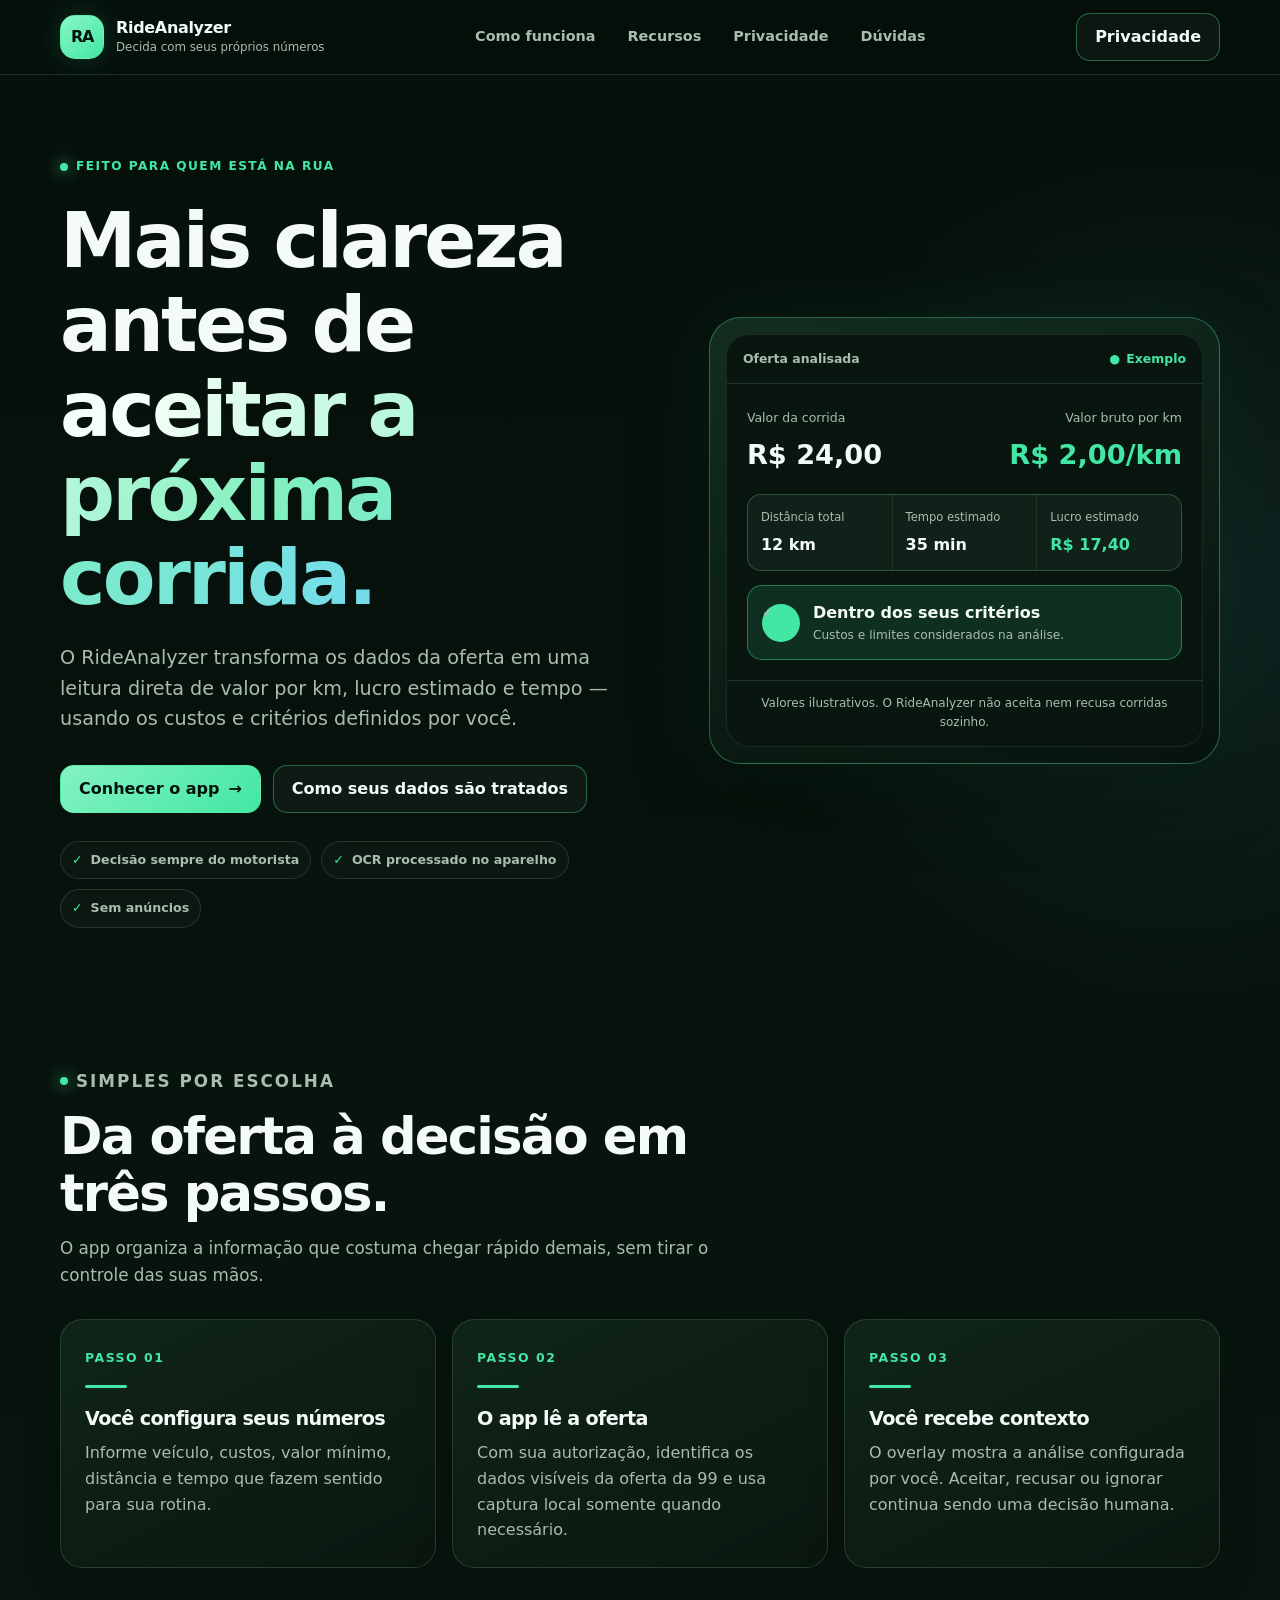
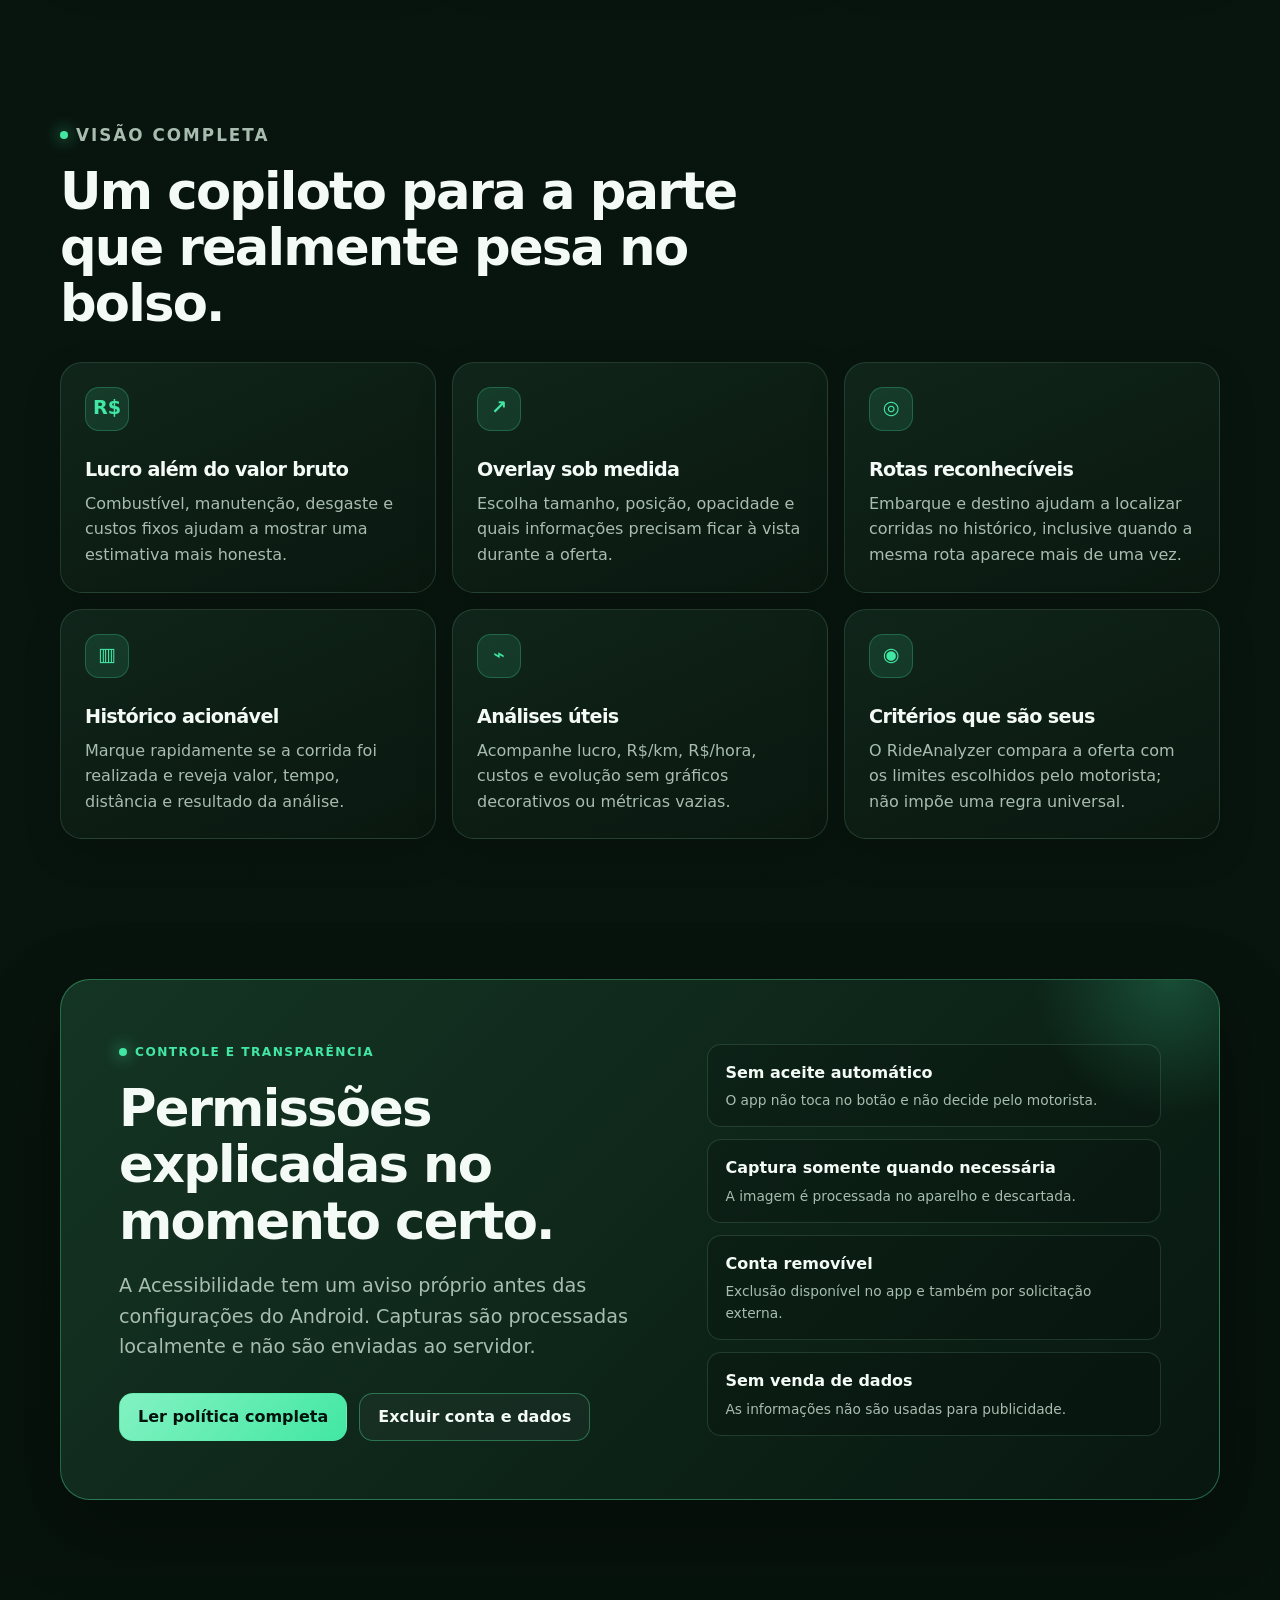
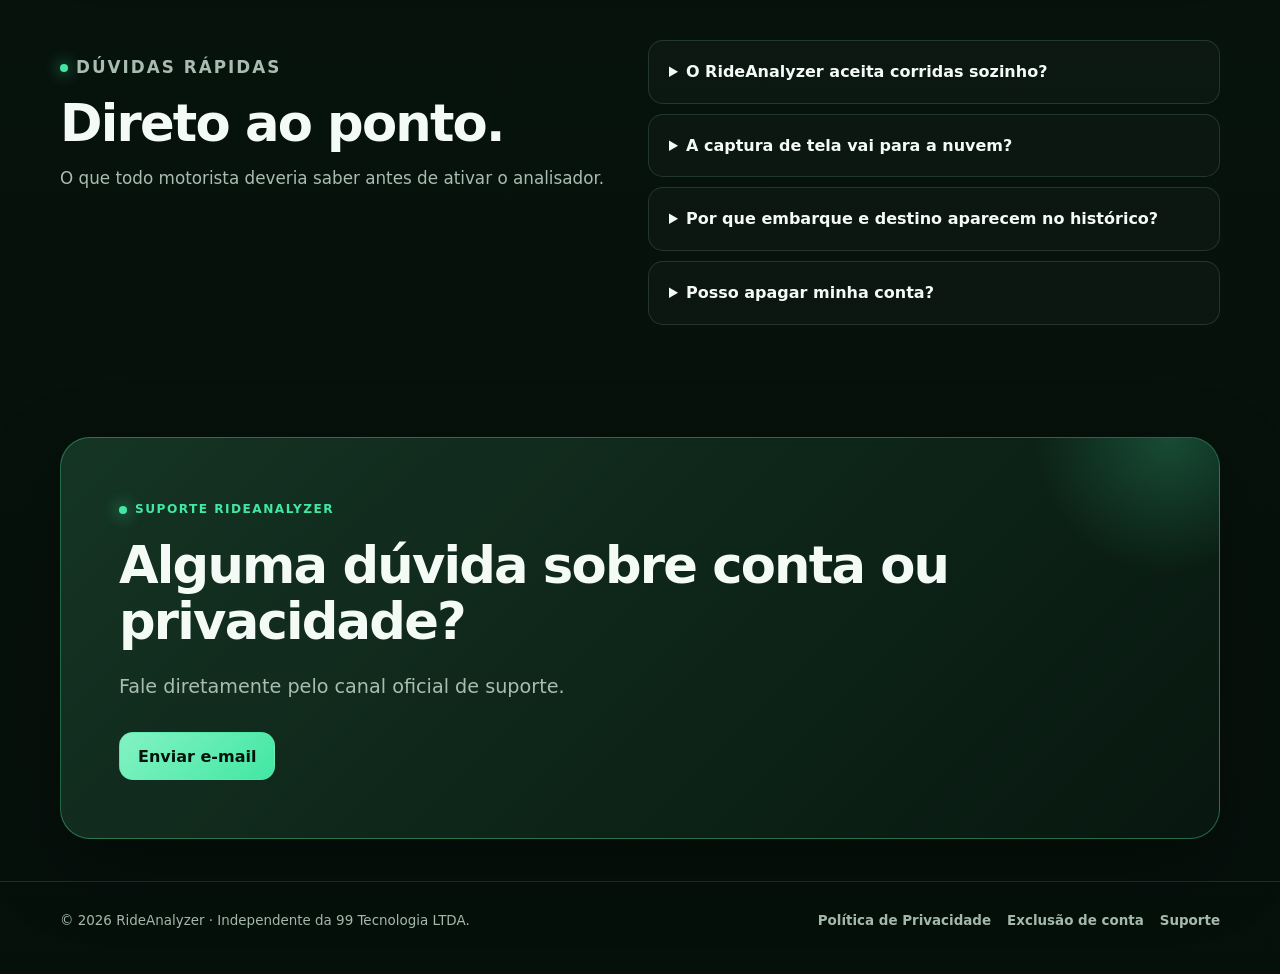
<file: index.html>
<!doctype html>
<html lang="pt-BR">
<head>
    <meta charset="utf-8" />
    <meta name="viewport" content="width=device-width, initial-scale=1" />
    <meta name="description" content="RideAnalyzer ajuda motoristas a analisar ofertas, entender custos, organizar corridas e tomar decisões com mais clareza." />
    <meta name="theme-color" content="#06100b" />
    <meta property="og:title" content="RideAnalyzer — clareza para decidir melhor" />
    <meta property="og:description" content="Análise de ofertas, custos, histórico e desempenho para quem vive de corrida." />
    <meta property="og:type" content="website" />
    <meta property="og:url" content="https://lawrenceurich.github.io/privacy-policy/" />
    <link rel="canonical" href="https://lawrenceurich.github.io/privacy-policy/" />
    <link rel="icon" href="favicon.svg" type="image/svg+xml" />
    <link rel="stylesheet" href="styles.css" />
    <title>RideAnalyzer — decisões melhores em cada corrida</title>
</head>
<body>
    <a class="skip-link" href="#conteudo">Ir para o conteúdo</a>
    <header class="site-header">
        <div class="container header-inner">
            <a class="brand" href="index.html" aria-label="RideAnalyzer, página inicial">
                <span class="brand-mark" aria-hidden="true">RA</span>
                <span class="brand-copy"><strong>RideAnalyzer</strong><span>Decida com seus próprios números</span></span>
            </a>
            <nav class="site-nav" aria-label="Navegação principal">
                <a href="#como-funciona">Como funciona</a><a href="#recursos">Recursos</a><a href="#privacidade">Privacidade</a><a href="#duvidas">Dúvidas</a>
            </nav>
            <a class="button button-secondary header-cta" href="privacy-policy.html">Privacidade</a>
        </div>
    </header>

    <main id="conteudo">
        <section class="hero">
            <div class="container hero-grid">
                <div>
                    <p class="eyebrow">Feito para quem está na rua</p>
                    <h1>Mais clareza antes de <span class="gradient-text">aceitar a próxima corrida.</span></h1>
                    <p class="lead">O RideAnalyzer transforma os dados da oferta em uma leitura direta de valor por km, lucro estimado e tempo — usando os custos e critérios definidos por você.</p>
                    <div class="hero-actions">
                        <a class="button button-primary" href="#como-funciona">Conhecer o app <span aria-hidden="true">→</span></a>
                        <a class="button button-secondary" href="privacy-policy.html">Como seus dados são tratados</a>
                    </div>
                    <div class="trust-row" aria-label="Compromissos do RideAnalyzer">
                        <span class="trust-chip">Decisão sempre do motorista</span><span class="trust-chip">OCR processado no aparelho</span><span class="trust-chip">Sem anúncios</span>
                    </div>
                </div>

                <div class="product-preview" aria-label="Exemplo visual de uma análise de oferta">
                    <div class="preview-window">
                        <div class="preview-top"><strong>Oferta analisada</strong><span class="online">Exemplo</span></div>
                        <div class="offer">
                            <div class="offer-head">
                                <div><span>Valor da corrida</span><strong>R$ 24,00</strong></div>
                                <div class="offer-rate"><span>Valor bruto por km</span><strong>R$ 2,00/km</strong></div>
                            </div>
                            <div class="metric-grid">
                                <div class="metric"><span>Distância total</span><strong>12 km</strong></div>
                                <div class="metric"><span>Tempo estimado</span><strong>35 min</strong></div>
                                <div class="metric"><span>Lucro estimado</span><strong style="color:var(--accent)">R$ 17,40</strong></div>
                            </div>
                            <div class="verdict"><span class="verdict-icon" aria-hidden="true">✓</span><div><strong>Dentro dos seus critérios</strong><span>Custos e limites considerados na análise.</span></div></div>
                        </div>
                        <p class="preview-note">Valores ilustrativos. O RideAnalyzer não aceita nem recusa corridas sozinho.</p>
                    </div>
                </div>
            </div>
        </section>

        <section class="section" id="como-funciona">
            <div class="container">
                <div class="section-heading"><p class="eyebrow">Simples por escolha</p><h2>Da oferta à decisão em três passos.</h2><p>O app organiza a informação que costuma chegar rápido demais, sem tirar o controle das suas mãos.</p></div>
                <div class="grid-3">
                    <article class="card"><span class="step-number">PASSO 01</span><div class="step-line"></div><h3>Você configura seus números</h3><p>Informe veículo, custos, valor mínimo, distância e tempo que fazem sentido para sua rotina.</p></article>
                    <article class="card"><span class="step-number">PASSO 02</span><div class="step-line"></div><h3>O app lê a oferta</h3><p>Com sua autorização, identifica os dados visíveis da oferta da 99 e usa captura local somente quando necessário.</p></article>
                    <article class="card"><span class="step-number">PASSO 03</span><div class="step-line"></div><h3>Você recebe contexto</h3><p>O overlay mostra a análise configurada por você. Aceitar, recusar ou ignorar continua sendo uma decisão humana.</p></article>
                </div>
            </div>
        </section>

        <section class="section" id="recursos">
            <div class="container">
                <div class="section-heading"><p class="eyebrow">Visão completa</p><h2>Um copiloto para a parte que realmente pesa no bolso.</h2></div>
                <div class="feature-grid">
                    <article class="card"><span class="card-icon" aria-hidden="true">R$</span><h3>Lucro além do valor bruto</h3><p>Combustível, manutenção, desgaste e custos fixos ajudam a mostrar uma estimativa mais honesta.</p></article>
                    <article class="card"><span class="card-icon" aria-hidden="true">↗</span><h3>Overlay sob medida</h3><p>Escolha tamanho, posição, opacidade e quais informações precisam ficar à vista durante a oferta.</p></article>
                    <article class="card"><span class="card-icon" aria-hidden="true">◎</span><h3>Rotas reconhecíveis</h3><p>Embarque e destino ajudam a localizar corridas no histórico, inclusive quando a mesma rota aparece mais de uma vez.</p></article>
                    <article class="card"><span class="card-icon" aria-hidden="true">▥</span><h3>Histórico acionável</h3><p>Marque rapidamente se a corrida foi realizada e reveja valor, tempo, distância e resultado da análise.</p></article>
                    <article class="card"><span class="card-icon" aria-hidden="true">⌁</span><h3>Análises úteis</h3><p>Acompanhe lucro, R$/km, R$/hora, custos e evolução sem gráficos decorativos ou métricas vazias.</p></article>
                    <article class="card"><span class="card-icon" aria-hidden="true">◉</span><h3>Critérios que são seus</h3><p>O RideAnalyzer compara a oferta com os limites escolhidos pelo motorista; não impõe uma regra universal.</p></article>
                </div>
            </div>
        </section>

        <section class="section" id="privacidade">
            <div class="container privacy-panel privacy-grid">
                <div>
                    <p class="eyebrow">Controle e transparência</p><h2 style="margin-top:16px">Permissões explicadas no momento certo.</h2>
                    <p class="lead">A Acessibilidade tem um aviso próprio antes das configurações do Android. Capturas são processadas localmente e não são enviadas ao servidor.</p>
                    <div class="hero-actions"><a class="button button-primary" href="privacy-policy.html">Ler política completa</a><a class="button button-secondary" href="account-deletion.html">Excluir conta e dados</a></div>
                </div>
                <div class="privacy-list">
                    <div class="privacy-item"><strong>Sem aceite automático</strong><span>O app não toca no botão e não decide pelo motorista.</span></div>
                    <div class="privacy-item"><strong>Captura somente quando necessária</strong><span>A imagem é processada no aparelho e descartada.</span></div>
                    <div class="privacy-item"><strong>Conta removível</strong><span>Exclusão disponível no app e também por solicitação externa.</span></div>
                    <div class="privacy-item"><strong>Sem venda de dados</strong><span>As informações não são usadas para publicidade.</span></div>
                </div>
            </div>
        </section>

        <section class="section" id="duvidas">
            <div class="container grid-2">
                <div class="section-heading"><p class="eyebrow">Dúvidas rápidas</p><h2>Direto ao ponto.</h2><p>O que todo motorista deveria saber antes de ativar o analisador.</p></div>
                <div class="faq">
                    <details><summary>O RideAnalyzer aceita corridas sozinho?</summary><p>Não. Ele analisa e apresenta contexto; qualquer ação dentro do app de corrida continua dependendo do motorista.</p></details>
                    <details><summary>A captura de tela vai para a nuvem?</summary><p>Não. Quando necessária, a captura é processada localmente para OCR e não é enviada ao Supabase.</p></details>
                    <details><summary>Por que embarque e destino aparecem no histórico?</summary><p>Esses textos ajudam a reconhecer a corrida, agrupar ofertas da mesma rota e confirmar depois se ela foi realizada.</p></details>
                    <details><summary>Posso apagar minha conta?</summary><p>Sim. A opção está em Perfil → Privacidade e dados, e existe também uma página pública para solicitar exclusão.</p></details>
                </div>
            </div>
        </section>

        <section class="section-tight">
            <div class="container cta-panel">
                <p class="eyebrow">Suporte RideAnalyzer</p><h2 style="margin-top:16px">Alguma dúvida sobre conta ou privacidade?</h2><p class="lead">Fale diretamente pelo canal oficial de suporte.</p>
                <div class="hero-actions"><a class="button button-primary" href="mailto:leonardogsilv1@gmail.com?subject=RideAnalyzer%20-%20Suporte">Enviar e-mail</a></div>
            </div>
        </section>
    </main>

    <footer class="site-footer">
        <div class="container footer-inner"><span>© 2026 RideAnalyzer · Independente da 99 Tecnologia LTDA.</span><nav class="footer-links" aria-label="Links do rodapé"><a href="privacy-policy.html">Política de Privacidade</a><a href="account-deletion.html">Exclusão de conta</a><a href="mailto:leonardogsilv1@gmail.com?subject=RideAnalyzer%20-%20Suporte">Suporte</a></nav></div>
    </footer>
</body>
</html>
</file>
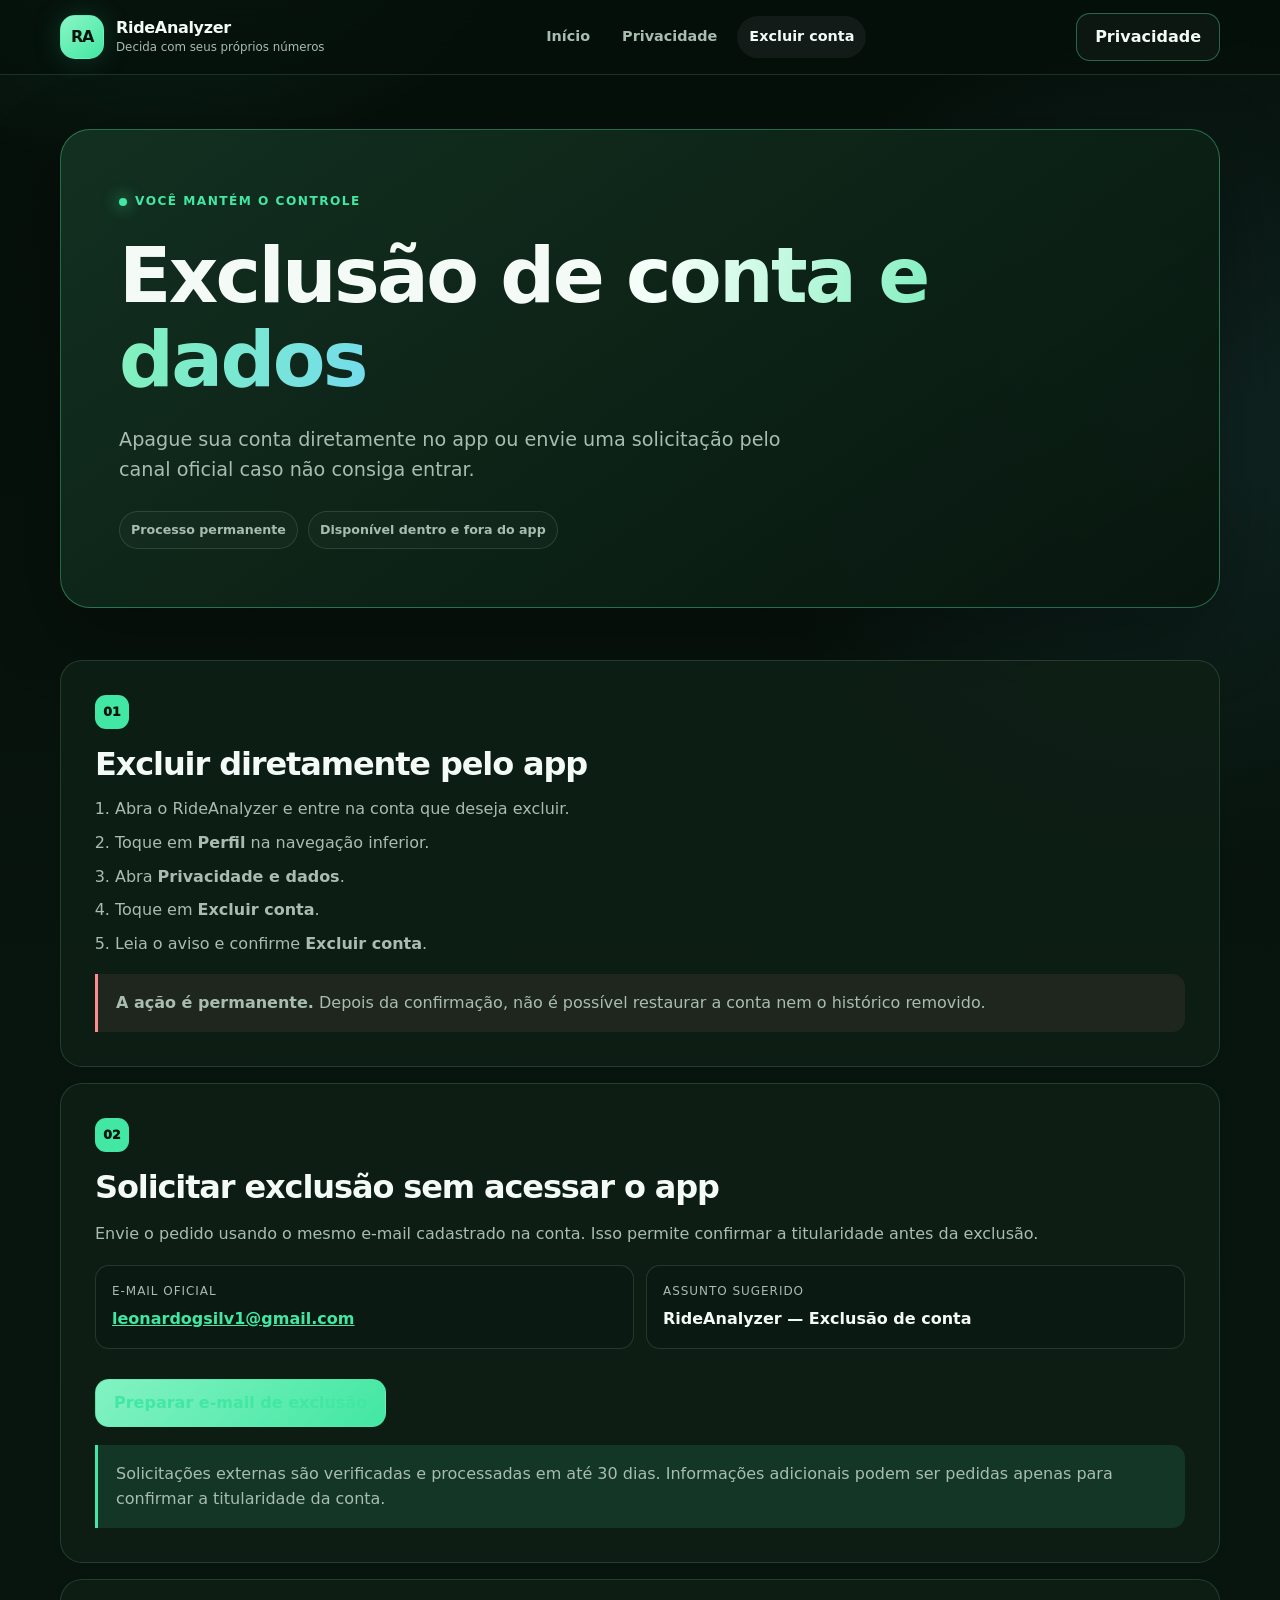
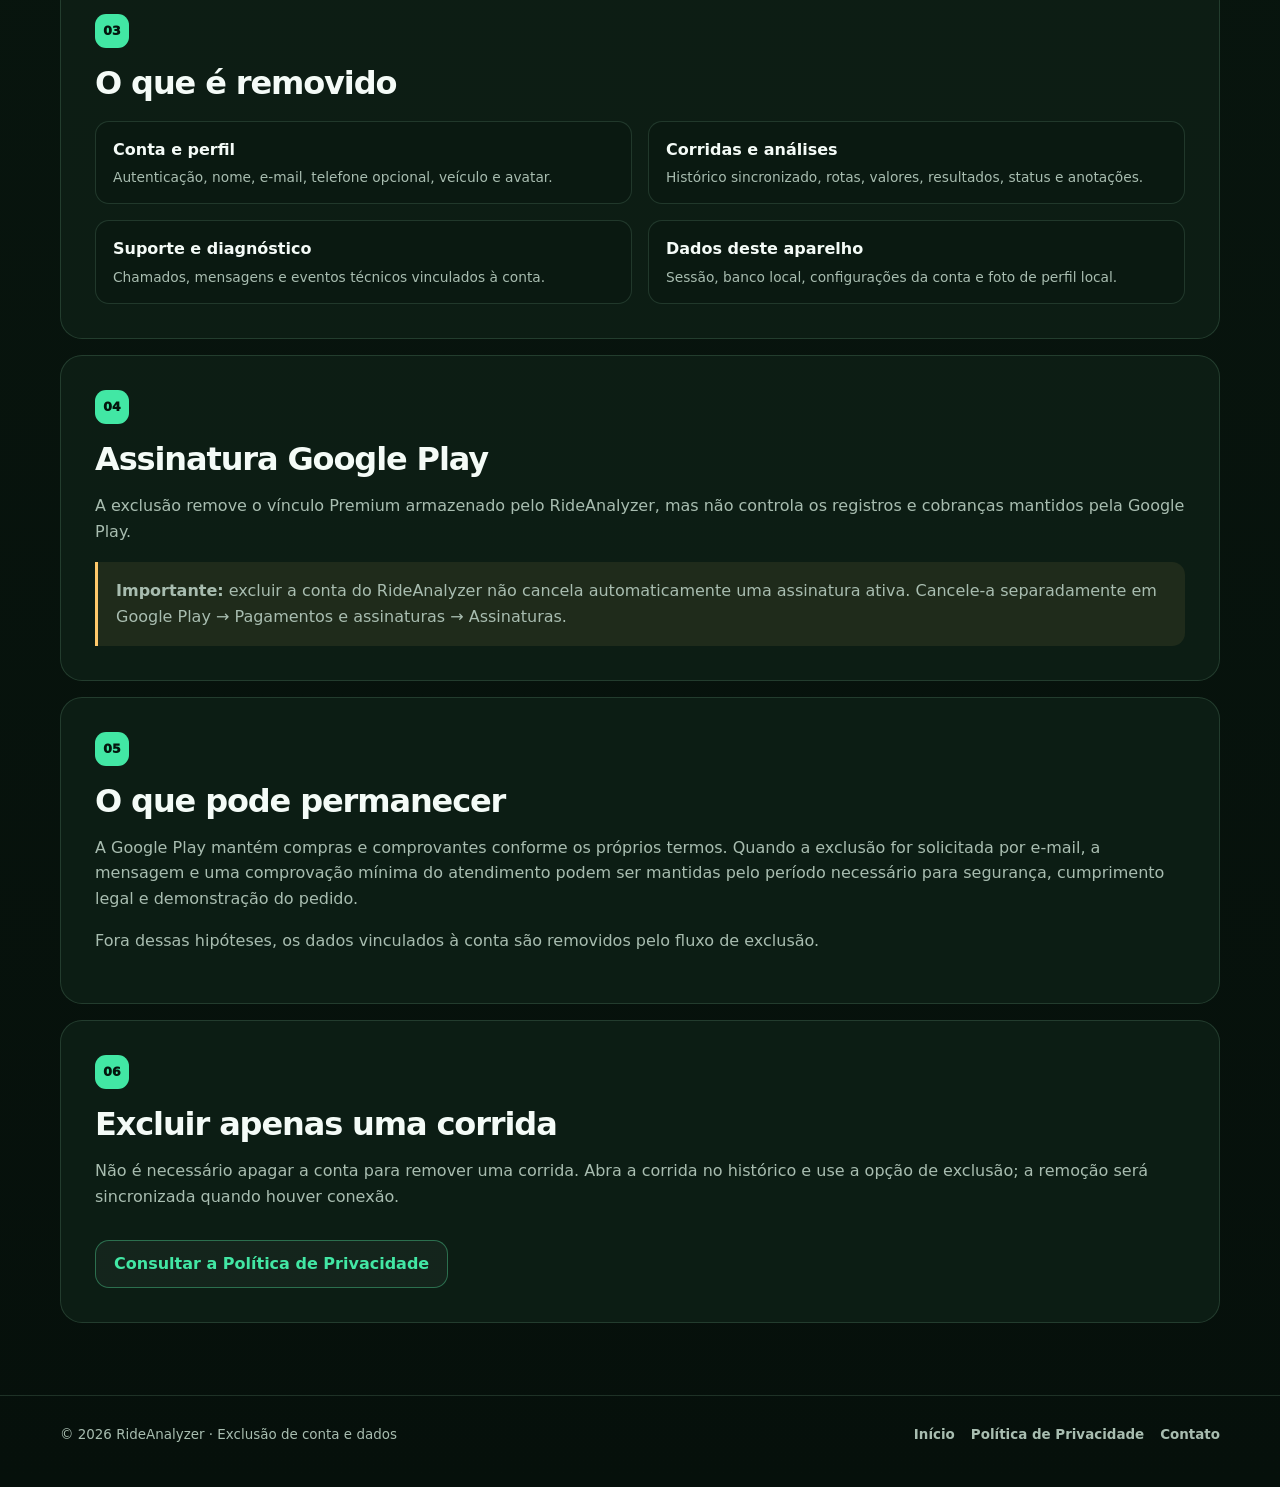
<file: account-deletion.html>
<!doctype html>
<html lang="pt-BR">
<head>
    <meta charset="utf-8" />
    <meta name="viewport" content="width=device-width, initial-scale=1" />
    <meta name="description" content="Instruções oficiais para excluir a conta e os dados do RideAnalyzer." />
    <meta name="theme-color" content="#06100b" />
    <link rel="canonical" href="https://lawrenceurich.github.io/privacy-policy/account-deletion.html" />
    <link rel="icon" href="favicon.svg" type="image/svg+xml" />
    <link rel="stylesheet" href="styles.css" />
    <title>Exclusão de conta e dados — RideAnalyzer</title>
</head>
<body>
    <a class="skip-link" href="#exclusao">Ir para as instruções</a>
    <header class="site-header">
        <div class="container header-inner">
            <a class="brand" href="index.html" aria-label="RideAnalyzer, página inicial"><span class="brand-mark" aria-hidden="true">RA</span><span class="brand-copy"><strong>RideAnalyzer</strong><span>Decida com seus próprios números</span></span></a>
            <nav class="site-nav" aria-label="Navegação principal"><a href="index.html">Início</a><a href="privacy-policy.html">Privacidade</a><a href="account-deletion.html" aria-current="page">Excluir conta</a></nav>
            <a class="button button-secondary header-cta" href="privacy-policy.html">Privacidade</a>
        </div>
    </header>

    <main id="exclusao">
        <section class="doc-hero">
            <div class="container">
                <div class="doc-hero-box">
                    <p class="eyebrow">Você mantém o controle</p>
                    <h1>Exclusão de <span class="gradient-text">conta e dados</span></h1>
                    <p class="lead">Apague sua conta diretamente no app ou envie uma solicitação pelo canal oficial caso não consiga entrar.</p>
                    <div class="doc-meta"><span class="tag">Processo permanente</span><span class="tag">Disponível dentro e fora do app</span></div>
                </div>
            </div>
        </section>

        <div class="container document">
            <article class="document-card">
                <span class="document-number">01</span><h2>Excluir diretamente pelo app</h2>
                <ol>
                    <li>Abra o RideAnalyzer e entre na conta que deseja excluir.</li>
                    <li>Toque em <strong>Perfil</strong> na navegação inferior.</li>
                    <li>Abra <strong>Privacidade e dados</strong>.</li>
                    <li>Toque em <strong>Excluir conta</strong>.</li>
                    <li>Leia o aviso e confirme <strong>Excluir conta</strong>.</li>
                </ol>
                <div class="notice notice-danger"><strong>A ação é permanente.</strong> Depois da confirmação, não é possível restaurar a conta nem o histórico removido.</div>
            </article>

            <article class="document-card">
                <span class="document-number">02</span><h2>Solicitar exclusão sem acessar o app</h2>
                <p>Envie o pedido usando o mesmo e-mail cadastrado na conta. Isso permite confirmar a titularidade antes da exclusão.</p>
                <div class="contact-grid">
                    <div class="contact-item"><span>E-mail oficial</span><strong><a href="mailto:leonardogsilv1@gmail.com?subject=RideAnalyzer%20-%20Exclusao%20de%20conta&body=E-mail%20cadastrado%3A%0A">leonardogsilv1@gmail.com</a></strong></div>
                    <div class="contact-item"><span>Assunto sugerido</span><strong>RideAnalyzer — Exclusão de conta</strong></div>
                </div>
                <div class="hero-actions"><a class="button button-primary" href="mailto:leonardogsilv1@gmail.com?subject=RideAnalyzer%20-%20Exclusao%20de%20conta&body=E-mail%20cadastrado%3A%0A">Preparar e-mail de exclusão</a></div>
                <div class="notice">Solicitações externas são verificadas e processadas em até 30 dias. Informações adicionais podem ser pedidas apenas para confirmar a titularidade da conta.</div>
            </article>

            <article class="document-card">
                <span class="document-number">03</span><h2>O que é removido</h2>
                <div class="grid-2" style="margin-top:20px">
                    <div class="privacy-item"><strong>Conta e perfil</strong><span>Autenticação, nome, e-mail, telefone opcional, veículo e avatar.</span></div>
                    <div class="privacy-item"><strong>Corridas e análises</strong><span>Histórico sincronizado, rotas, valores, resultados, status e anotações.</span></div>
                    <div class="privacy-item"><strong>Suporte e diagnóstico</strong><span>Chamados, mensagens e eventos técnicos vinculados à conta.</span></div>
                    <div class="privacy-item"><strong>Dados deste aparelho</strong><span>Sessão, banco local, configurações da conta e foto de perfil local.</span></div>
                </div>
            </article>

            <article class="document-card">
                <span class="document-number">04</span><h2>Assinatura Google Play</h2>
                <p>A exclusão remove o vínculo Premium armazenado pelo RideAnalyzer, mas não controla os registros e cobranças mantidos pela Google Play.</p>
                <div class="notice notice-warning"><strong>Importante:</strong> excluir a conta do RideAnalyzer não cancela automaticamente uma assinatura ativa. Cancele-a separadamente em Google Play → Pagamentos e assinaturas → Assinaturas.</div>
            </article>

            <article class="document-card">
                <span class="document-number">05</span><h2>O que pode permanecer</h2>
                <p>A Google Play mantém compras e comprovantes conforme os próprios termos. Quando a exclusão for solicitada por e-mail, a mensagem e uma comprovação mínima do atendimento podem ser mantidas pelo período necessário para segurança, cumprimento legal e demonstração do pedido.</p>
                <p>Fora dessas hipóteses, os dados vinculados à conta são removidos pelo fluxo de exclusão.</p>
            </article>

            <article class="document-card">
                <span class="document-number">06</span><h2>Excluir apenas uma corrida</h2>
                <p>Não é necessário apagar a conta para remover uma corrida. Abra a corrida no histórico e use a opção de exclusão; a remoção será sincronizada quando houver conexão.</p>
                <div class="hero-actions"><a class="button button-secondary" href="privacy-policy.html">Consultar a Política de Privacidade</a></div>
            </article>
        </div>
    </main>

    <footer class="site-footer"><div class="container footer-inner"><span>© 2026 RideAnalyzer · Exclusão de conta e dados</span><nav class="footer-links" aria-label="Links do rodapé"><a href="index.html">Início</a><a href="privacy-policy.html">Política de Privacidade</a><a href="mailto:leonardogsilv1@gmail.com?subject=RideAnalyzer%20-%20Exclusao%20de%20conta">Contato</a></nav></div></footer>
</body>
</html>
</file>
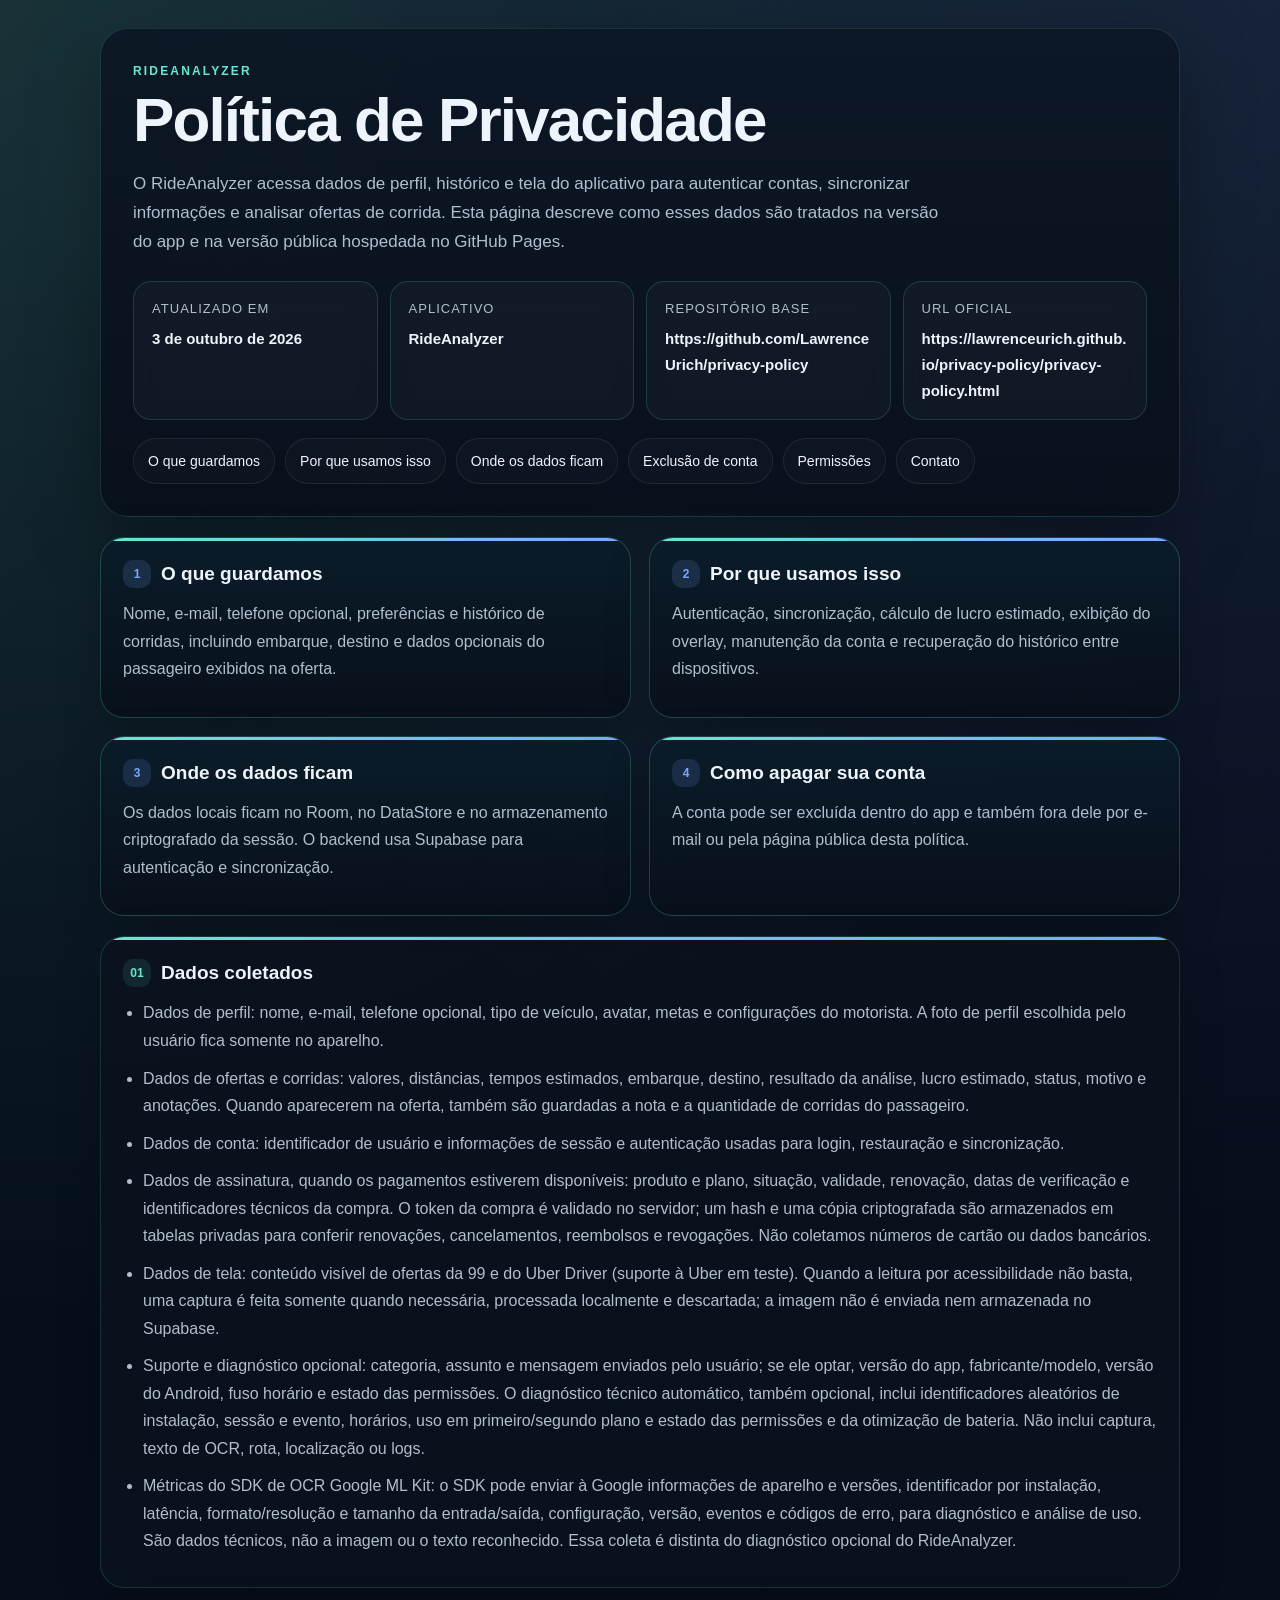
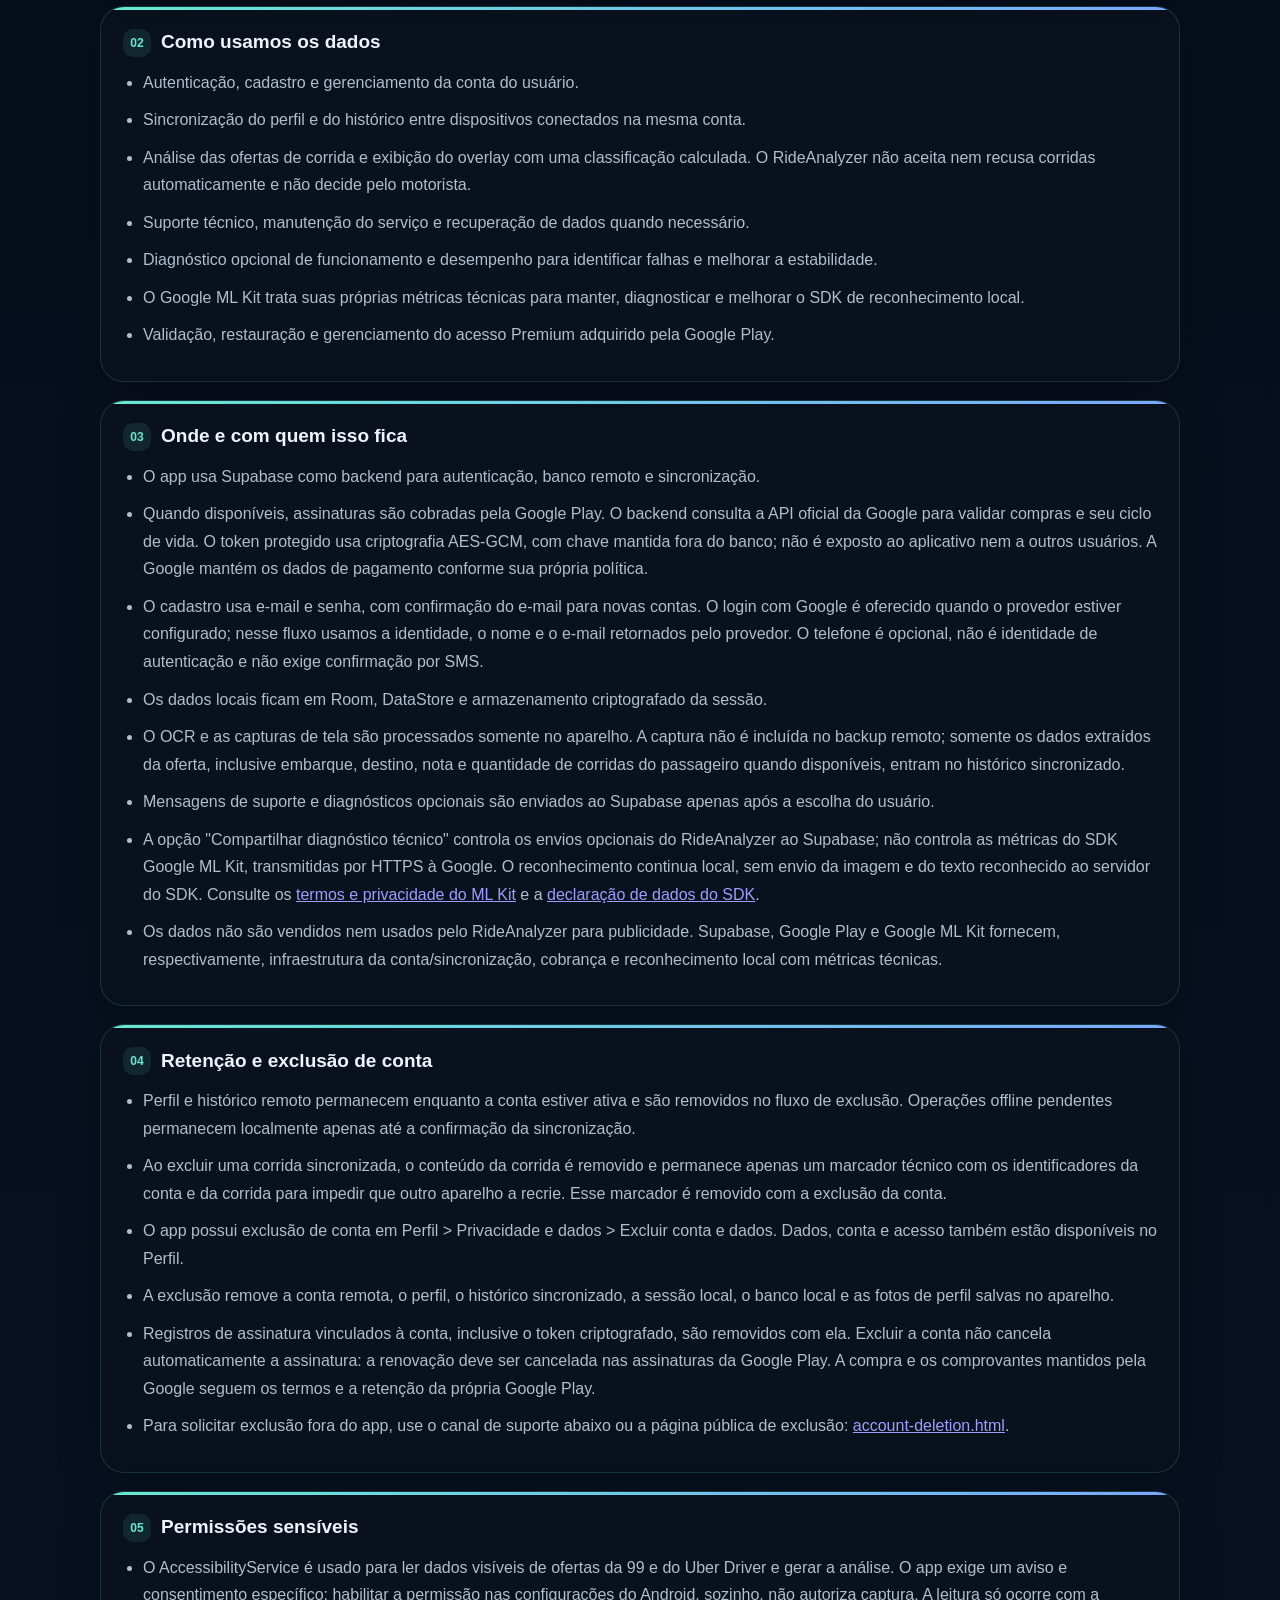
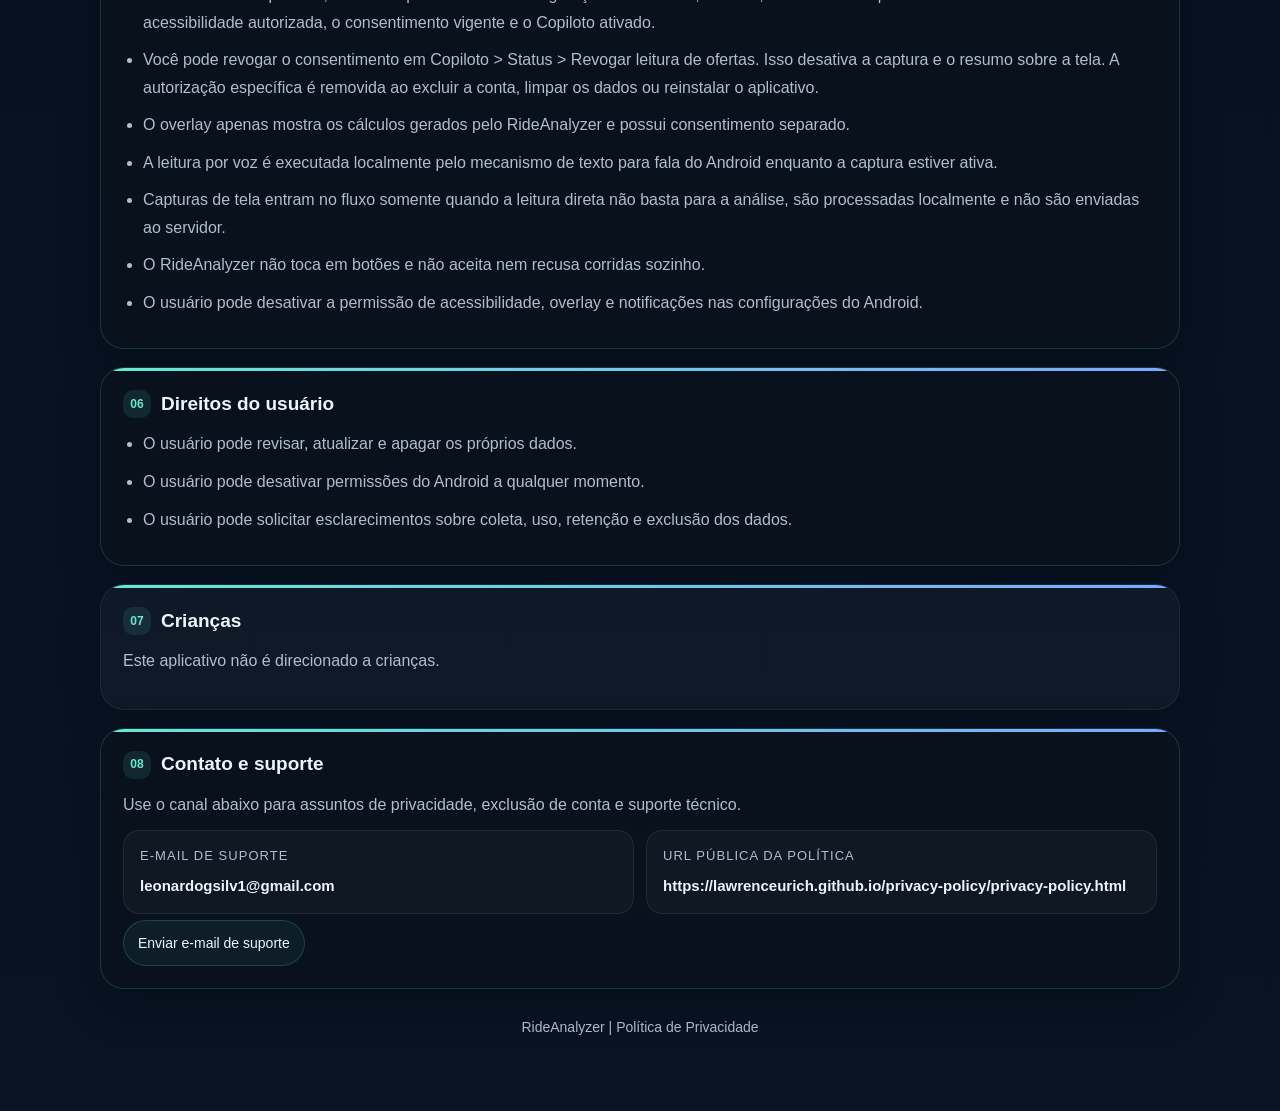
<file: privacy-policy.html>
<!doctype html>
<html lang="pt-BR">
<head>
    <meta charset="utf-8" />
    <meta name="viewport" content="width=device-width, initial-scale=1" />
    <meta name="description" content="Política de Privacidade do RideAnalyzer." />
    <meta name="theme-color" content="#050B18" />
    <title>Política de Privacidade - RideAnalyzer</title>
    <style>
        :root {
            --bg: #050b18;
            --bg-2: #081323;
            --surface: rgba(10, 18, 30, 0.86);
            --surface-2: rgba(12, 22, 36, 0.96);
            --surface-3: rgba(255, 255, 255, 0.03);
            --text: #eef4fb;
            --muted: #b0becd;
            --line: rgba(103, 232, 209, 0.16);
            --line-strong: rgba(103, 232, 209, 0.28);
            --accent: #67e8d1;
            --accent-2: #7aa8ff;
            --accent-3: #f0c56a;
            --shadow: 0 24px 70px rgba(0, 0, 0, 0.34);
        }

        * {
            box-sizing: border-box;
        }

        html {
            scroll-behavior: smooth;
            color-scheme: dark;
        }

        body {
            margin: 0;
            font-family: "Segoe UI", "Helvetica Neue", Arial, sans-serif;
            background:
                radial-gradient(circle at top left, rgba(103, 232, 209, 0.16), transparent 30%),
                radial-gradient(circle at top right, rgba(122, 168, 255, 0.14), transparent 28%),
                linear-gradient(180deg, var(--bg), var(--bg-2));
            color: var(--text);
            line-height: 1.72;
        }

        body::before {
            content: "";
            position: fixed;
            inset: 0;
            pointer-events: none;
            background:
                linear-gradient(120deg, rgba(255, 255, 255, 0.02), transparent 40%),
                radial-gradient(circle at 20% 20%, rgba(103, 232, 209, 0.05), transparent 18%);
            z-index: 0;
        }

        main {
            position: relative;
            z-index: 1;
            max-width: 1120px;
            margin: 0 auto;
            padding: 28px 20px 72px;
        }

        .hero {
            padding: 32px;
            border: 1px solid var(--line);
            border-radius: 28px;
            background: linear-gradient(180deg, rgba(13, 23, 37, 0.96), rgba(8, 16, 27, 0.96));
            box-shadow: var(--shadow);
        }

        .brand {
            display: flex;
            align-items: center;
            gap: 16px;
        }

        .eyebrow {
            margin: 0 0 6px;
            color: var(--accent);
            font-size: 12px;
            font-weight: 700;
            letter-spacing: 0.18em;
            text-transform: uppercase;
        }

        h1 {
            margin: 0;
            font-size: clamp(38px, 5.6vw, 62px);
            line-height: 1.02;
            letter-spacing: -0.03em;
        }

        .lead {
            max-width: 820px;
            margin: 18px 0 0;
            color: var(--muted);
            font-size: 17px;
        }

        .meta-grid {
            display: grid;
            gap: 12px;
            grid-template-columns: repeat(auto-fit, minmax(210px, 1fr));
            margin-top: 24px;
        }

        .meta-card {
            padding: 16px 18px;
            border: 1px solid var(--line);
            border-radius: 18px;
            background: rgba(255, 255, 255, 0.03);
            backdrop-filter: blur(12px);
        }

        .meta-card span {
            display: block;
            margin-bottom: 6px;
            color: var(--muted);
            font-size: 13px;
            text-transform: uppercase;
            letter-spacing: 0.08em;
        }

        .meta-card strong {
            display: block;
            font-size: 15px;
            word-break: break-word;
        }

        .toc {
            display: flex;
            flex-wrap: wrap;
            gap: 10px;
            margin-top: 18px;
        }

        .toc a {
            display: inline-flex;
            align-items: center;
            gap: 8px;
            padding: 10px 14px;
            border-radius: 999px;
            border: 1px solid rgba(255, 255, 255, 0.08);
            background: rgba(255, 255, 255, 0.02);
            color: var(--text);
            text-decoration: none;
            font-size: 14px;
            transition: transform 0.15s ease, border-color 0.15s ease, background 0.15s ease;
        }

        .toc a:hover {
            transform: translateY(-1px);
            border-color: var(--line-strong);
            background: rgba(103, 232, 209, 0.06);
        }

        .section-grid {
            display: grid;
            grid-template-columns: repeat(2, minmax(0, 1fr));
            gap: 18px;
            margin-top: 20px;
        }

        .card {
            position: relative;
            padding: 22px;
            border: 1px solid var(--line);
            border-radius: 24px;
            background: var(--surface);
            box-shadow: 0 14px 44px rgba(0, 0, 0, 0.22);
            overflow: hidden;
        }

        .card::before {
            content: "";
            position: absolute;
            inset: 0 0 auto;
            height: 3px;
            background: linear-gradient(90deg, var(--accent), var(--accent-2));
        }

        .card h2 {
            display: flex;
            align-items: center;
            gap: 10px;
            margin: 0 0 12px;
            font-size: 19px;
            line-height: 1.2;
        }

        .step {
            width: 28px;
            height: 28px;
            border-radius: 10px;
            display: inline-grid;
            place-items: center;
            background: rgba(103, 232, 209, 0.1);
            color: var(--accent);
            font-size: 12px;
            font-weight: 700;
            flex: 0 0 auto;
        }

        .card p {
            margin: 0 0 12px;
            color: var(--muted);
        }

        .card ul {
            margin: 0;
            padding-left: 20px;
        }

        .card li {
            margin: 0 0 10px;
            color: var(--muted);
        }

        .full {
            grid-column: 1 / -1;
        }

        .accent {
            background: linear-gradient(180deg, rgba(11, 28, 42, 0.96), rgba(8, 16, 27, 0.96));
            border-color: rgba(103, 232, 209, 0.22);
        }

        .accent .step {
            background: rgba(122, 168, 255, 0.14);
            color: var(--accent-2);
        }

        .muted-box {
            border-color: rgba(255, 255, 255, 0.06);
            background: var(--surface-3);
        }

        .link-pill {
            display: inline-flex;
            align-items: center;
            gap: 8px;
            margin-top: 6px;
            padding: 10px 14px;
            border-radius: 999px;
            border: 1px solid rgba(103, 232, 209, 0.18);
            background: rgba(103, 232, 209, 0.06);
            color: var(--text);
            text-decoration: none;
            font-size: 14px;
            word-break: break-word;
        }

        .link-pill:hover {
            border-color: var(--line-strong);
        }

        .contact-grid {
            display: grid;
            gap: 12px;
            grid-template-columns: repeat(auto-fit, minmax(220px, 1fr));
        }

        .contact-item {
            padding: 14px 16px;
            border: 1px solid rgba(255, 255, 255, 0.07);
            border-radius: 16px;
            background: rgba(255, 255, 255, 0.03);
        }

        .contact-item span {
            display: block;
            margin-bottom: 6px;
            color: var(--muted);
            font-size: 13px;
            text-transform: uppercase;
            letter-spacing: 0.08em;
        }

        .contact-item strong {
            display: block;
            font-size: 15px;
            word-break: break-word;
        }

        footer {
            margin-top: 26px;
            color: var(--muted);
            font-size: 14px;
            text-align: center;
        }

        @media (max-width: 860px) {
            .section-grid {
                grid-template-columns: 1fr;
            }

            .full {
                grid-column: auto;
            }
        }

        @media (max-width: 640px) {
            main {
                padding: 16px 14px 40px;
            }

            .hero {
                padding: 22px;
                border-radius: 22px;
            }

            .card {
                padding: 20px;
                border-radius: 20px;
            }

            .brand {
                align-items: flex-start;
            }
        }
    </style>
</head>
<body>
    <main>
        <header class="hero">
            <div class="brand">
                <div>
                    <p class="eyebrow">RideAnalyzer</p>
                    <h1>Política de Privacidade</h1>
                </div>
            </div>

            <p class="lead">
                O RideAnalyzer acessa dados de perfil, histórico e tela do aplicativo para autenticar contas,
                sincronizar informações e analisar ofertas de corrida. Esta página descreve como esses dados são
                tratados na versão do app e na versão pública hospedada no GitHub Pages.
            </p>

            <div class="meta-grid">
                <div class="meta-card">
                    <span>Atualizado em</span>
                    <strong>3 de outubro de 2026</strong>
                </div>
                <div class="meta-card">
                    <span>Aplicativo</span>
                    <strong>RideAnalyzer</strong>
                </div>
                <div class="meta-card">
                    <span>Repositório base</span>
                    <strong>https://github.com/LawrenceUrich/privacy-policy</strong>
                </div>
                <div class="meta-card">
                    <span>URL oficial</span>
                    <strong>https://lawrenceurich.github.io/privacy-policy/privacy-policy.html</strong>
                </div>
            </div>

            <nav class="toc" aria-label="Seções da política">
                <a href="#dados">O que guardamos</a>
                <a href="#uso">Por que usamos isso</a>
                <a href="#armazenamento">Onde os dados ficam</a>
                <a href="#exclusao">Exclusão de conta</a>
                <a href="#permissoes">Permissões</a>
                <a href="#contato">Contato</a>
            </nav>
        </header>

        <section class="section-grid" aria-label="Resumo da política">
            <article class="card accent">
                <h2><span class="step">1</span> O que guardamos</h2>
                <p>Nome, e-mail, telefone opcional, preferências e histórico de corridas, incluindo embarque, destino e dados opcionais do passageiro exibidos na oferta.</p>
            </article>

            <article class="card accent">
                <h2><span class="step">2</span> Por que usamos isso</h2>
                <p>Autenticação, sincronização, cálculo de lucro estimado, exibição do overlay, manutenção da conta e recuperação do histórico entre dispositivos.</p>
            </article>

            <article class="card accent">
                <h2><span class="step">3</span> Onde os dados ficam</h2>
                <p>Os dados locais ficam no Room, no DataStore e no armazenamento criptografado da sessão. O backend usa Supabase para autenticação e sincronização.</p>
            </article>

            <article class="card accent">
                <h2><span class="step">4</span> Como apagar sua conta</h2>
                <p>A conta pode ser excluída dentro do app e também fora dele por e-mail ou pela página pública desta política.</p>
            </article>
        </section>

        <section class="section-grid" id="dados">
            <article class="card full">
                <h2><span class="step">01</span> Dados coletados</h2>
                <ul>
                    <li>Dados de perfil: nome, e-mail, telefone opcional, tipo de veículo, avatar, metas e configurações do motorista. A foto de perfil escolhida pelo usuário fica somente no aparelho.</li>
                    <li>Dados de ofertas e corridas: valores, distâncias, tempos estimados, embarque, destino, resultado da análise, lucro estimado, status, motivo e anotações. Quando aparecerem na oferta, também são guardadas a nota e a quantidade de corridas do passageiro.</li>
                    <li>Dados de conta: identificador de usuário e informações de sessão e autenticação usadas para login, restauração e sincronização.</li>
                    <li>Dados de assinatura, quando os pagamentos estiverem disponíveis: produto e plano, situação, validade, renovação, datas de verificação e identificadores técnicos da compra. O token da compra é validado no servidor; um hash e uma cópia criptografada são armazenados em tabelas privadas para conferir renovações, cancelamentos, reembolsos e revogações. Não coletamos números de cartão ou dados bancários.</li>
                    <li>Dados de tela: conteúdo visível de ofertas da 99 e do Uber Driver (suporte à Uber em teste). Quando a leitura por acessibilidade não basta, uma captura é feita somente quando necessária, processada localmente e descartada; a imagem não é enviada nem armazenada no Supabase.</li>
                    <li>Suporte e diagnóstico opcional: categoria, assunto e mensagem enviados pelo usuário; se ele optar, versão do app, fabricante/modelo, versão do Android, fuso horário e estado das permissões. O diagnóstico técnico automático, também opcional, inclui identificadores aleatórios de instalação, sessão e evento, horários, uso em primeiro/segundo plano e estado das permissões e da otimização de bateria. Não inclui captura, texto de OCR, rota, localização ou logs.</li>
                    <li>Métricas do SDK de OCR Google ML Kit: o SDK pode enviar à Google informações de aparelho e versões, identificador por instalação, latência, formato/resolução e tamanho da entrada/saída, configuração, versão, eventos e códigos de erro, para diagnóstico e análise de uso. São dados técnicos, não a imagem ou o texto reconhecido. Essa coleta é distinta do diagnóstico opcional do RideAnalyzer.</li>
                </ul>
            </article>

            <article class="card full" id="uso">
                <h2><span class="step">02</span> Como usamos os dados</h2>
                <ul>
                    <li>Autenticação, cadastro e gerenciamento da conta do usuário.</li>
                    <li>Sincronização do perfil e do histórico entre dispositivos conectados na mesma conta.</li>
                    <li>Análise das ofertas de corrida e exibição do overlay com uma classificação calculada. O RideAnalyzer não aceita nem recusa corridas automaticamente e não decide pelo motorista.</li>
                    <li>Suporte técnico, manutenção do serviço e recuperação de dados quando necessário.</li>
                    <li>Diagnóstico opcional de funcionamento e desempenho para identificar falhas e melhorar a estabilidade.</li>
                    <li>O Google ML Kit trata suas próprias métricas técnicas para manter, diagnosticar e melhorar o SDK de reconhecimento local.</li>
                    <li>Validação, restauração e gerenciamento do acesso Premium adquirido pela Google Play.</li>
                </ul>
            </article>

            <article class="card full" id="armazenamento">
                <h2><span class="step">03</span> Onde e com quem isso fica</h2>
                <ul>
                    <li>O app usa Supabase como backend para autenticação, banco remoto e sincronização.</li>
                    <li>Quando disponíveis, assinaturas são cobradas pela Google Play. O backend consulta a API oficial da Google para validar compras e seu ciclo de vida. O token protegido usa criptografia AES-GCM, com chave mantida fora do banco; não é exposto ao aplicativo nem a outros usuários. A Google mantém os dados de pagamento conforme sua própria política.</li>
                    <li>O cadastro usa e-mail e senha, com confirmação do e-mail para novas contas. O login com Google é oferecido quando o provedor estiver configurado; nesse fluxo usamos a identidade, o nome e o e-mail retornados pelo provedor. O telefone é opcional, não é identidade de autenticação e não exige confirmação por SMS.</li>
                    <li>Os dados locais ficam em Room, DataStore e armazenamento criptografado da sessão.</li>
                    <li>O OCR e as capturas de tela são processados somente no aparelho. A captura não é incluída no backup remoto; somente os dados extraídos da oferta, inclusive embarque, destino, nota e quantidade de corridas do passageiro quando disponíveis, entram no histórico sincronizado.</li>
                    <li>Mensagens de suporte e diagnósticos opcionais são enviados ao Supabase apenas após a escolha do usuário.</li>
                    <li>A opção &quot;Compartilhar diagnóstico técnico&quot; controla os envios opcionais do RideAnalyzer ao Supabase; não controla as métricas do SDK Google ML Kit, transmitidas por HTTPS à Google. O reconhecimento continua local, sem envio da imagem e do texto reconhecido ao servidor do SDK. Consulte os <a href="https://developers.google.com/ml-kit/terms">termos e privacidade do ML Kit</a> e a <a href="https://developers.google.com/ml-kit/android-data-disclosure">declaração de dados do SDK</a>.</li>
                    <li>Os dados não são vendidos nem usados pelo RideAnalyzer para publicidade. Supabase, Google Play e Google ML Kit fornecem, respectivamente, infraestrutura da conta/sincronização, cobrança e reconhecimento local com métricas técnicas.</li>
                </ul>
            </article>

            <article class="card full" id="exclusao">
                <h2><span class="step">04</span> Retenção e exclusão de conta</h2>
                <ul>
                    <li>Perfil e histórico remoto permanecem enquanto a conta estiver ativa e são removidos no fluxo de exclusão. Operações offline pendentes permanecem localmente apenas até a confirmação da sincronização.</li>
                    <li>Ao excluir uma corrida sincronizada, o conteúdo da corrida é removido e permanece apenas um marcador técnico com os identificadores da conta e da corrida para impedir que outro aparelho a recrie. Esse marcador é removido com a exclusão da conta.</li>
                    <li>O app possui exclusão de conta em Perfil &gt; Privacidade e dados &gt; Excluir conta e dados. Dados, conta e acesso também estão disponíveis no Perfil.</li>
                    <li>A exclusão remove a conta remota, o perfil, o histórico sincronizado, a sessão local, o banco local e as fotos de perfil salvas no aparelho.</li>
                    <li>Registros de assinatura vinculados à conta, inclusive o token criptografado, são removidos com ela. Excluir a conta não cancela automaticamente a assinatura: a renovação deve ser cancelada nas assinaturas da Google Play. A compra e os comprovantes mantidos pela Google seguem os termos e a retenção da própria Google Play.</li>
                    <li>Para solicitar exclusão fora do app, use o canal de suporte abaixo ou a página pública de exclusão: <a href="account-deletion.html">account-deletion.html</a>.</li>
                </ul>
            </article>

            <article class="card full" id="permissoes">
                <h2><span class="step">05</span> Permissões sensíveis</h2>
                <ul>
                    <li>O AccessibilityService é usado para ler dados visíveis de ofertas da 99 e do Uber Driver e gerar a análise. O app exige um aviso e consentimento específico; habilitar a permissão nas configurações do Android, sozinho, não autoriza captura. A leitura só ocorre com a acessibilidade autorizada, o consentimento vigente e o Copiloto ativado.</li>
                    <li>Você pode revogar o consentimento em Copiloto &gt; Status &gt; Revogar leitura de ofertas. Isso desativa a captura e o resumo sobre a tela. A autorização específica é removida ao excluir a conta, limpar os dados ou reinstalar o aplicativo.</li>
                    <li>O overlay apenas mostra os cálculos gerados pelo RideAnalyzer e possui consentimento separado.</li>
                    <li>A leitura por voz é executada localmente pelo mecanismo de texto para fala do Android enquanto a captura estiver ativa.</li>
                    <li>Capturas de tela entram no fluxo somente quando a leitura direta não basta para a análise, são processadas localmente e não são enviadas ao servidor.</li>
                    <li>O RideAnalyzer não toca em botões e não aceita nem recusa corridas sozinho.</li>
                    <li>O usuário pode desativar a permissão de acessibilidade, overlay e notificações nas configurações do Android.</li>
                </ul>
            </article>

            <article class="card full">
                <h2><span class="step">06</span> Direitos do usuário</h2>
                <ul>
                    <li>O usuário pode revisar, atualizar e apagar os próprios dados.</li>
                    <li>O usuário pode desativar permissões do Android a qualquer momento.</li>
                    <li>O usuário pode solicitar esclarecimentos sobre coleta, uso, retenção e exclusão dos dados.</li>
                </ul>
            </article>

            <article class="card full muted-box">
                <h2><span class="step">07</span> Crianças</h2>
                <p>Este aplicativo não é direcionado a crianças.</p>
            </article>

            <article class="card full" id="contato">
                <h2><span class="step">08</span> Contato e suporte</h2>
                <p>Use o canal abaixo para assuntos de privacidade, exclusão de conta e suporte técnico.</p>

                <div class="contact-grid">
                    <div class="contact-item">
                        <span>E-mail de suporte</span>
                        <strong>leonardogsilv1@gmail.com</strong>
                    </div>
                    <div class="contact-item">
                        <span>URL pública da política</span>
                        <strong>https://lawrenceurich.github.io/privacy-policy/privacy-policy.html</strong>
                    </div>
                </div>

                <a class="link-pill" href="mailto:leonardogsilv1@gmail.com?subject=RideAnalyzer%20-%20Suporte%20e%20privacidade">
                    Enviar e-mail de suporte
                </a>
            </article>
        </section>

        <footer>
            RideAnalyzer | Política de Privacidade
        </footer>
    </main>
</body>
</html>
</file>
<file: styles.css>
:root {
    --bg: #06100b;
    --bg-soft: #0a1811;
    --surface: rgba(14, 31, 22, 0.88);
    --surface-solid: #0f2118;
    --surface-raised: #142a1f;
    --text: #f4fbf7;
    --muted: #a8bdb0;
    --line: rgba(154, 220, 181, 0.16);
    --line-strong: rgba(82, 232, 160, 0.38);
    --accent: #42e7a4;
    --accent-strong: #24c884;
    --accent-soft: rgba(66, 231, 164, 0.12);
    --cyan: #65d9ed;
    --warning: #ffc96b;
    --danger: #ff8c91;
    --shadow: 0 26px 80px rgba(0, 0, 0, 0.32);
    --radius-xl: 30px;
    --radius-lg: 22px;
    --radius-md: 16px;
    --container: 1160px;
}

* { box-sizing: border-box; }

html {
    scroll-behavior: smooth;
    color-scheme: dark;
}

body {
    margin: 0;
    min-height: 100vh;
    font-family: Inter, ui-sans-serif, system-ui, -apple-system, BlinkMacSystemFont, "Segoe UI", sans-serif;
    color: var(--text);
    background:
        radial-gradient(circle at 12% -10%, rgba(66, 231, 164, 0.18), transparent 30rem),
        radial-gradient(circle at 92% 14%, rgba(101, 217, 237, 0.10), transparent 27rem),
        linear-gradient(180deg, var(--bg), #08150e 48%, #06100b);
    line-height: 1.6;
}

body::before {
    content: "";
    position: fixed;
    inset: 0;
    z-index: -1;
    pointer-events: none;
    opacity: 0.35;
    background-image: linear-gradient(rgba(255,255,255,.018) 1px, transparent 1px),
        linear-gradient(90deg, rgba(255,255,255,.018) 1px, transparent 1px);
    background-size: 34px 34px;
    mask-image: linear-gradient(to bottom, black, transparent 74%);
}

a { color: inherit; }

a:focus-visible,
button:focus-visible {
    outline: 3px solid rgba(101, 217, 237, 0.8);
    outline-offset: 3px;
}

.skip-link {
    position: fixed;
    top: 10px;
    left: 10px;
    z-index: 100;
    padding: 10px 14px;
    border-radius: 10px;
    background: var(--text);
    color: var(--bg);
    transform: translateY(-160%);
}

.skip-link:focus { transform: translateY(0); }

.container {
    width: min(var(--container), calc(100% - 36px));
    margin-inline: auto;
}

.site-header {
    position: sticky;
    top: 0;
    z-index: 50;
    border-bottom: 1px solid var(--line);
    background: rgba(6, 16, 11, 0.78);
    backdrop-filter: blur(18px);
}

.header-inner {
    min-height: 74px;
    display: flex;
    align-items: center;
    justify-content: space-between;
    gap: 24px;
}

.brand {
    display: inline-flex;
    align-items: center;
    gap: 12px;
    text-decoration: none;
}

.brand-mark {
    width: 44px;
    height: 44px;
    display: grid;
    place-items: center;
    flex: 0 0 auto;
    border: 1px solid rgba(91, 244, 178, 0.46);
    border-radius: 15px;
    color: #03130c;
    background: linear-gradient(140deg, #8af6c6, var(--accent));
    box-shadow: 0 0 30px rgba(66, 231, 164, 0.18);
    font-weight: 900;
    letter-spacing: -0.08em;
}

.brand-copy { display: grid; line-height: 1.15; }
.brand-copy strong { font-size: 1rem; letter-spacing: -0.02em; }
.brand-copy span { margin-top: 4px; color: var(--muted); font-size: .74rem; }

.site-nav {
    display: flex;
    align-items: center;
    gap: 8px;
}

.site-nav a {
    padding: 9px 12px;
    border-radius: 999px;
    color: var(--muted);
    text-decoration: none;
    font-size: .9rem;
    font-weight: 700;
}

.site-nav a:hover,
.site-nav a[aria-current="page"] {
    color: var(--text);
    background: rgba(255, 255, 255, 0.05);
}

.button {
    min-height: 48px;
    display: inline-flex;
    align-items: center;
    justify-content: center;
    gap: 9px;
    padding: 0 18px;
    border: 1px solid var(--line-strong);
    border-radius: 14px;
    text-decoration: none;
    font-weight: 800;
    transition: transform .18s ease, border-color .18s ease, background .18s ease;
}

.button:hover { transform: translateY(-2px); }
.button-primary { color: #03130c; background: linear-gradient(135deg, #83f2c2, var(--accent)); }
.button-secondary { color: var(--text); background: rgba(255,255,255,.035); }
.button-danger { color: #240508; border-color: rgba(255,140,145,.5); background: linear-gradient(135deg, #ffb3b6, var(--danger)); }

.eyebrow,
.pill {
    display: inline-flex;
    align-items: center;
    gap: 8px;
    width: fit-content;
    margin: 0;
    color: var(--accent);
    font-size: .76rem;
    font-weight: 900;
    letter-spacing: .12em;
    text-transform: uppercase;
}

.eyebrow::before {
    content: "";
    width: 8px;
    height: 8px;
    border-radius: 50%;
    background: var(--accent);
    box-shadow: 0 0 16px var(--accent);
}

.hero { padding: 78px 0 56px; }

.hero-grid {
    display: grid;
    grid-template-columns: minmax(0, 1.05fr) minmax(360px, .95fr);
    align-items: center;
    gap: clamp(36px, 7vw, 84px);
}

h1, h2, h3 { margin: 0; line-height: 1.1; letter-spacing: -.035em; }
h1 { max-width: 760px; margin-top: 20px; font-size: clamp(2.75rem, 6vw, 5.7rem); }
h2 { font-size: clamp(2rem, 4vw, 3.4rem); }
h3 { font-size: 1.2rem; }

.gradient-text {
    color: transparent;
    background: linear-gradient(100deg, #f5fff9 8%, #80f0bf 58%, #73dcec);
    background-clip: text;
}

.lead {
    max-width: 680px;
    margin: 22px 0 0;
    color: var(--muted);
    font-size: clamp(1.02rem, 2vw, 1.2rem);
}

.hero-actions { display: flex; flex-wrap: wrap; gap: 12px; margin-top: 30px; }

.trust-row {
    display: flex;
    flex-wrap: wrap;
    gap: 10px;
    margin-top: 28px;
}

.trust-chip,
.tag {
    display: inline-flex;
    align-items: center;
    gap: 8px;
    padding: 8px 11px;
    border: 1px solid var(--line);
    border-radius: 999px;
    color: var(--muted);
    background: rgba(255,255,255,.025);
    font-size: .79rem;
    font-weight: 700;
}

.trust-chip::before { content: "✓"; color: var(--accent); font-weight: 900; }

.product-preview {
    position: relative;
    padding: 16px;
    border: 1px solid var(--line-strong);
    border-radius: 32px;
    background: linear-gradient(160deg, rgba(20, 48, 34, .92), rgba(7, 19, 13, .96));
    box-shadow: var(--shadow), 0 0 80px rgba(66,231,164,.08);
}

.preview-window {
    overflow: hidden;
    border: 1px solid rgba(255,255,255,.08);
    border-radius: 23px;
    background: #09160f;
}

.preview-top {
    display: flex;
    align-items: center;
    justify-content: space-between;
    padding: 14px 16px;
    border-bottom: 1px solid var(--line);
    color: var(--muted);
    font-size: .78rem;
}

.online { color: var(--accent); font-weight: 900; }
.online::before { content: "●"; margin-right: 6px; }

.offer { padding: 20px; }
.offer-head { display: flex; justify-content: space-between; gap: 18px; align-items: start; }
.offer-head span { color: var(--muted); font-size: .78rem; }
.offer-head strong { display: block; margin-top: 3px; font-size: 1.7rem; }
.offer-rate { color: var(--accent); text-align: right; }

.metric-grid {
    display: grid;
    grid-template-columns: repeat(3, 1fr);
    gap: 1px;
    margin-top: 18px;
    overflow: hidden;
    border: 1px solid var(--line);
    border-radius: 14px;
    background: var(--line);
}

.metric { padding: 13px; background: var(--surface-solid); }
.metric span { display: block; color: var(--muted); font-size: .72rem; }
.metric strong { display: block; margin-top: 5px; font-size: 1rem; }

.verdict {
    display: flex;
    align-items: center;
    gap: 13px;
    margin-top: 14px;
    padding: 14px;
    border: 1px solid rgba(66,231,164,.42);
    border-radius: 15px;
    background: var(--accent-soft);
}

.verdict-icon {
    width: 38px;
    height: 38px;
    display: grid;
    place-items: center;
    flex: 0 0 auto;
    border-radius: 50%;
    color: #032015;
    background: var(--accent);
    font-weight: 1000;
}

.verdict span { display: block; color: var(--muted); font-size: .76rem; }

.preview-note {
    margin: 0;
    padding: 13px 18px;
    border-top: 1px solid var(--line);
    color: var(--muted);
    font-size: .75rem;
    text-align: center;
}

.section { padding: 70px 0; }
.section-tight { padding: 42px 0; }
.section-heading { max-width: 720px; margin-bottom: 30px; }
.section-heading .eyebrow { margin-bottom: 14px; }
.section-heading p { margin: 14px 0 0; color: var(--muted); font-size: 1.05rem; }

.grid-3,
.grid-2,
.feature-grid,
.summary-grid {
    display: grid;
    gap: 16px;
}

.grid-3 { grid-template-columns: repeat(3, minmax(0,1fr)); }
.grid-2 { grid-template-columns: repeat(2, minmax(0,1fr)); }
.feature-grid { grid-template-columns: repeat(3, minmax(0,1fr)); }
.summary-grid { grid-template-columns: repeat(4, minmax(0,1fr)); }

.card {
    padding: 24px;
    border: 1px solid var(--line);
    border-radius: var(--radius-lg);
    background: linear-gradient(155deg, rgba(19, 42, 30, .78), rgba(10, 24, 16, .86));
    box-shadow: 0 14px 40px rgba(0,0,0,.12);
}

.card:hover { border-color: rgba(66,231,164,.28); }
.card p { margin: 11px 0 0; color: var(--muted); }
.card ul, .document-card ul, .document-card ol { margin: 14px 0 0; padding-left: 1.25rem; color: var(--muted); }
.card li + li, .document-card li + li { margin-top: 8px; }

.card-icon {
    width: 44px;
    height: 44px;
    display: grid;
    place-items: center;
    margin-bottom: 28px;
    border: 1px solid rgba(66,231,164,.26);
    border-radius: 14px;
    color: var(--accent);
    background: var(--accent-soft);
    font-size: 1.2rem;
    font-weight: 900;
}

.step-number { color: var(--accent); font-size: .78rem; font-weight: 900; letter-spacing: .12em; }
.step-line { width: 42px; height: 3px; margin: 16px 0 20px; border-radius: 3px; background: var(--accent); }

.privacy-panel,
.cta-panel {
    position: relative;
    overflow: hidden;
    padding: clamp(28px, 6vw, 58px);
    border: 1px solid var(--line-strong);
    border-radius: var(--radius-xl);
    background: linear-gradient(135deg, rgba(22, 55, 38, .94), rgba(8, 24, 16, .96));
    box-shadow: var(--shadow);
}

.privacy-panel::after,
.cta-panel::after {
    content: "";
    position: absolute;
    width: 280px;
    height: 280px;
    top: -140px;
    right: -90px;
    border-radius: 50%;
    background: radial-gradient(circle, rgba(66,231,164,.22), transparent 68%);
    pointer-events: none;
}

.privacy-grid { display: grid; grid-template-columns: 1.1fr .9fr; gap: 34px; align-items: center; }
.privacy-list { display: grid; gap: 12px; }
.privacy-item { padding: 15px 17px; border: 1px solid var(--line); border-radius: 14px; background: rgba(0,0,0,.14); }
.privacy-item strong { display: block; }
.privacy-item span { display: block; margin-top: 4px; color: var(--muted); font-size: .86rem; }

.faq { display: grid; gap: 10px; }
.faq details { border: 1px solid var(--line); border-radius: 15px; background: rgba(255,255,255,.025); }
.faq summary { padding: 18px 20px; cursor: pointer; font-weight: 800; }
.faq details p { margin: 0; padding: 0 20px 20px; color: var(--muted); }

.doc-hero { padding: 54px 0 28px; }
.doc-hero-box { padding: clamp(28px, 6vw, 58px); border: 1px solid var(--line-strong); border-radius: var(--radius-xl); background: linear-gradient(145deg, rgba(20,52,35,.9), rgba(8,22,14,.95)); box-shadow: var(--shadow); }
.doc-hero h1 { max-width: 900px; font-size: clamp(2.5rem, 6vw, 5rem); }
.doc-meta { display: flex; flex-wrap: wrap; gap: 10px; margin-top: 25px; }
.doc-nav { display: flex; gap: 8px; overflow-x: auto; padding: 16px 0 4px; scrollbar-width: thin; }
.doc-nav a { flex: 0 0 auto; padding: 9px 12px; border: 1px solid var(--line); border-radius: 999px; color: var(--muted); text-decoration: none; font-size: .82rem; font-weight: 700; }
.doc-nav a:hover { color: var(--text); border-color: var(--line-strong); }

.document { display: grid; gap: 16px; padding: 24px 0 72px; }
.document-card { scroll-margin-top: 96px; padding: clamp(22px, 4vw, 34px); border: 1px solid var(--line); border-radius: var(--radius-lg); background: var(--surface); }
.document-card h2 { font-size: clamp(1.45rem, 3vw, 2rem); }
.document-card p { color: var(--muted); }
.document-card a { color: var(--accent); }
.document-number { display: inline-grid; place-items: center; width: 34px; height: 34px; margin-bottom: 18px; border-radius: 11px; color: #04150d; background: var(--accent); font-size: .78rem; font-weight: 1000; }
.notice { margin-top: 18px; padding: 16px 18px; border-left: 3px solid var(--accent); border-radius: 0 13px 13px 0; color: var(--muted); background: var(--accent-soft); }
.notice-warning { border-left-color: var(--warning); background: rgba(255,201,107,.08); }
.notice-danger { border-left-color: var(--danger); background: rgba(255,140,145,.08); }

.contact-grid { display: grid; grid-template-columns: repeat(2,minmax(0,1fr)); gap: 12px; margin-top: 18px; }
.contact-item { padding: 16px; border: 1px solid var(--line); border-radius: 14px; background: rgba(0,0,0,.12); }
.contact-item span { display: block; color: var(--muted); font-size: .75rem; text-transform: uppercase; letter-spacing: .08em; }
.contact-item strong { display: block; margin-top: 5px; overflow-wrap: anywhere; }

.site-footer { padding: 28px 0 42px; border-top: 1px solid var(--line); }
.footer-inner { display: flex; align-items: center; justify-content: space-between; gap: 20px; color: var(--muted); font-size: .84rem; }
.footer-links { display: flex; flex-wrap: wrap; gap: 16px; }
.footer-links a { color: var(--muted); text-decoration: none; font-weight: 700; }
.footer-links a:hover { color: var(--accent); }

@media (max-width: 900px) {
    .site-nav { display: none; }
    .hero-grid, .privacy-grid { grid-template-columns: 1fr; }
    .product-preview { max-width: 620px; }
    .grid-3, .feature-grid, .summary-grid { grid-template-columns: repeat(2,minmax(0,1fr)); }
}

@media (max-width: 620px) {
    .container { width: min(100% - 24px, var(--container)); }
    .header-inner { min-height: 66px; }
    .brand-copy span { display: none; }
    .header-cta { min-height: 42px; padding-inline: 13px; font-size: .78rem; }
    .hero { padding-top: 48px; }
    h1 { font-size: clamp(2.4rem, 13vw, 4rem); }
    .grid-3, .grid-2, .feature-grid, .summary-grid, .contact-grid { grid-template-columns: 1fr; }
    .metric-grid { grid-template-columns: 1fr 1fr; }
    .metric:last-child { grid-column: 1 / -1; }
    .offer-head strong { font-size: 1.4rem; }
    .footer-inner { align-items: flex-start; flex-direction: column; }
}

@media (prefers-reduced-motion: reduce) {
    html { scroll-behavior: auto; }
    *, *::before, *::after { transition: none !important; }
}

.not-found {
    min-height: 100vh;
    display: grid;
    place-items: center;
    padding: 32px 0;
}

.not-found-card {
    max-width: 720px;
    padding: clamp(28px, 6vw, 64px);
    border: 1px solid var(--line);
    border-radius: var(--radius-xl);
    background: radial-gradient(circle at 85% 10%, rgba(42, 242, 171, .14), transparent 35%), var(--surface);
    box-shadow: var(--shadow);
}

.not-found-card .brand { margin-bottom: clamp(56px, 10vw, 96px); }
.not-found-card h1 { max-width: 620px; }
</file>
